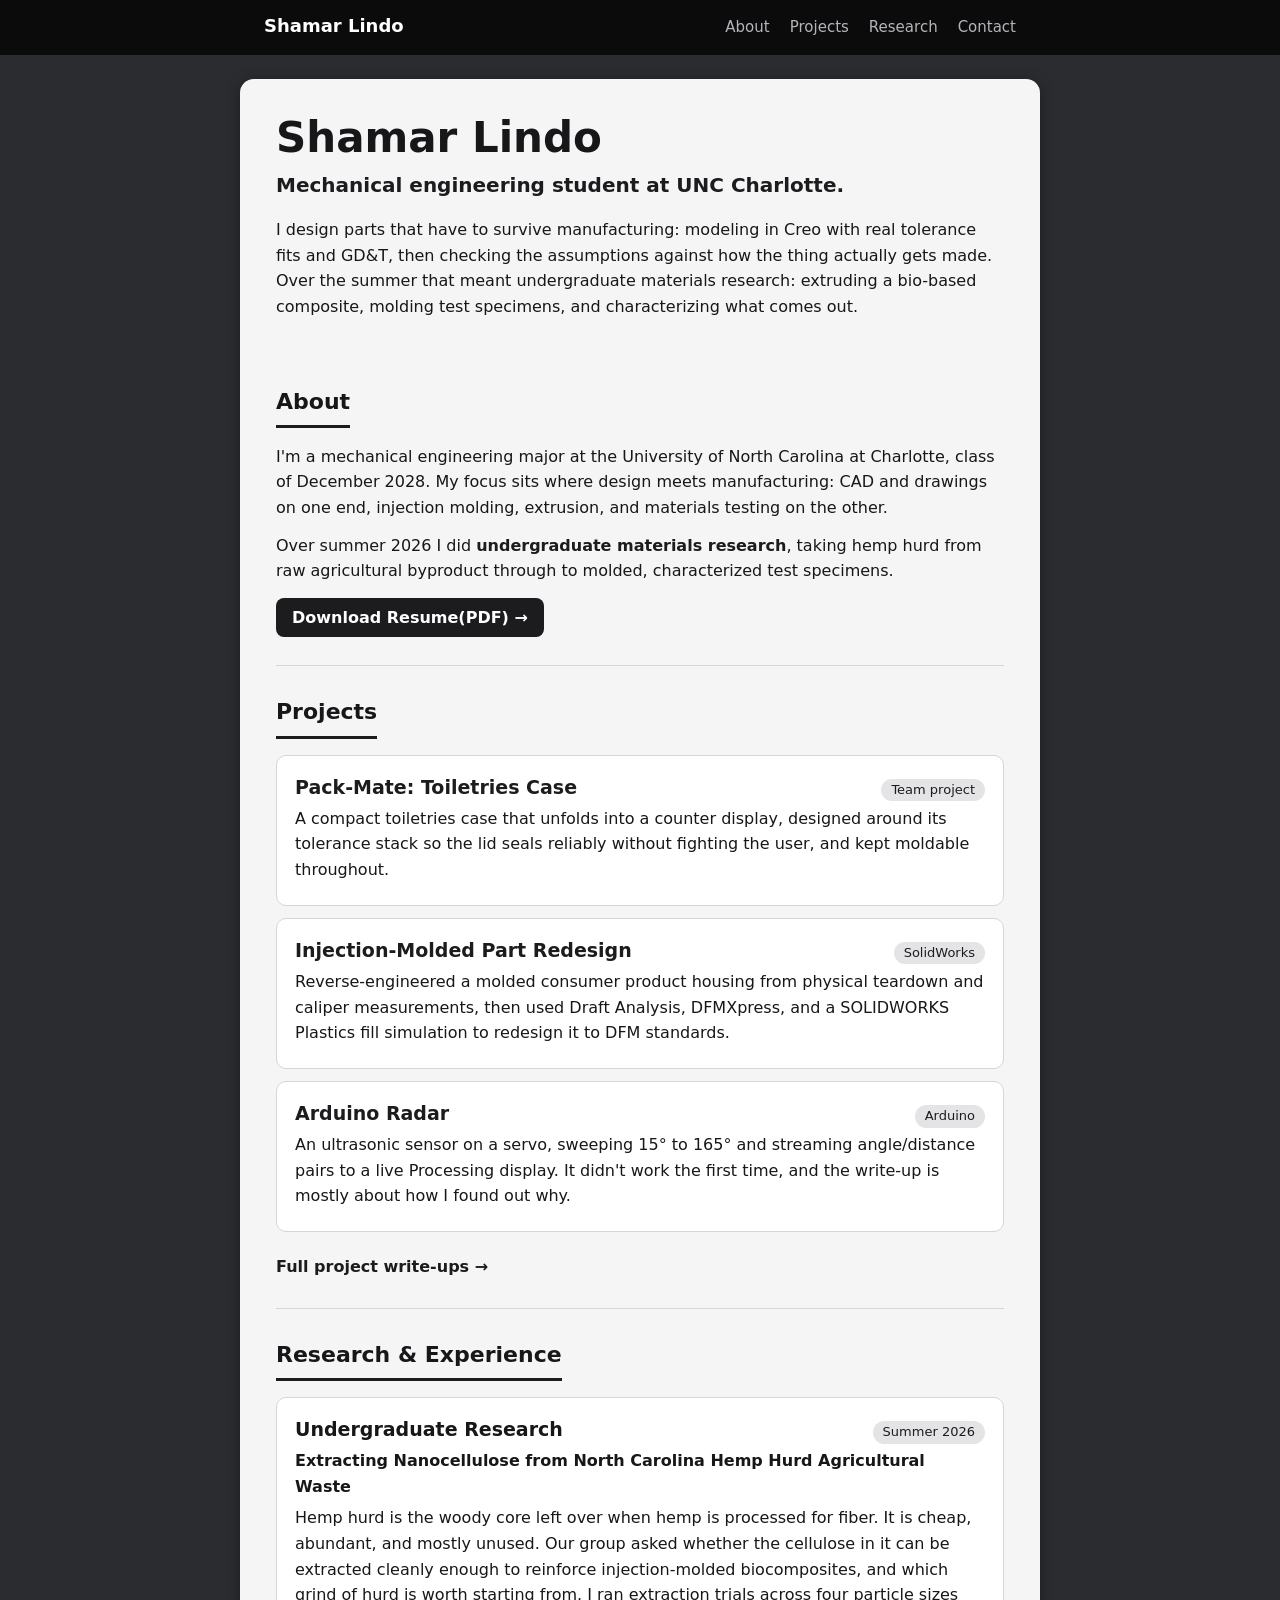
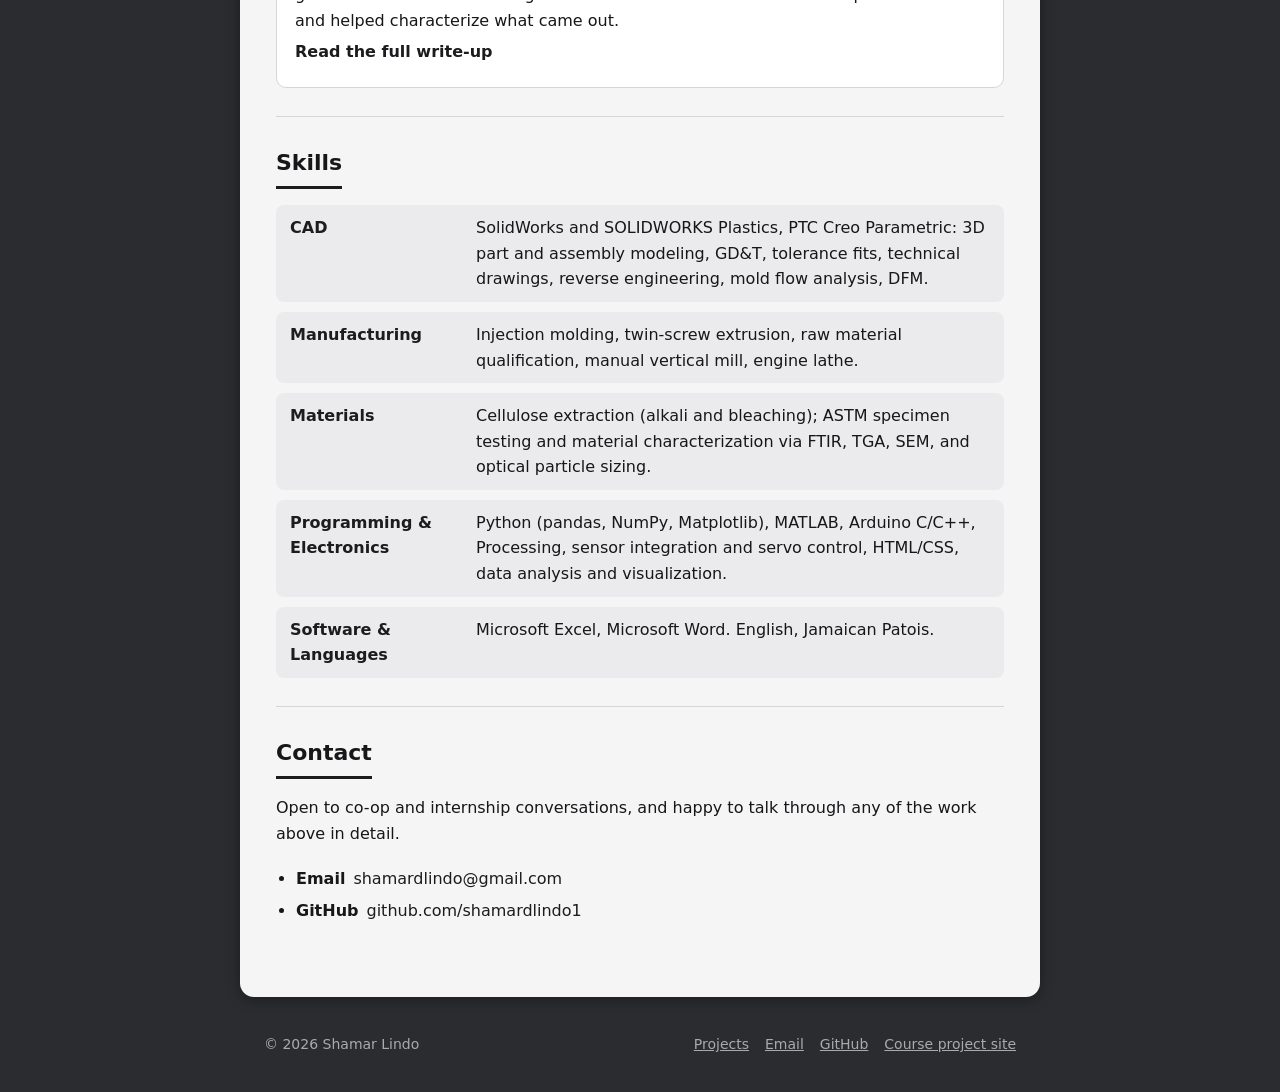
<file: index.html>
<!DOCTYPE html>
<html lang="en">
<head>
<meta charset="utf-8">
<meta name="viewport" content="width=device-width, initial-scale=1">
<title>Shamar Lindo</title>
<meta name="description" content="Shamar Lindo, mechanical engineering student at UNC Charlotte. CAD, manufacturing, and materials research.">
<meta property="og:title" content="Shamar Lindo">
<meta property="og:description" content="Mechanical engineering student at UNC Charlotte. CAD, manufacturing, and materials research.">
<meta property="og:type" content="website">
<meta name="twitter:card" content="summary">
<link rel="icon" href="data:image/svg+xml,<svg xmlns='http://www.w3.org/2000/svg' viewBox='0 0 100 100'><text y='.9em' font-size='90'>⚙️</text></svg>">
<link rel="stylesheet" href="style.css">
</head>
<body>

<nav>
<div class="inner">
<a class="me" href="#top">Shamar Lindo</a>
<a class="link" href="#about">About</a>
<a class="link" href="#projects">Projects</a>
<a class="link" href="#research">Research</a>
<a class="link" href="#contact">Contact</a>
</div>
</nav>

<main id="top">

<header class="hero">
<h1>Shamar Lindo</h1>
<p class="tagline">Mechanical engineering student at UNC&nbsp;Charlotte.</p>
<p>I design parts that have to survive manufacturing: modeling in Creo with real tolerance fits and GD&amp;T, then checking the assumptions against how the thing actually gets made. Over the summer that meant undergraduate materials research: extruding a bio-based composite, molding test specimens, and characterizing what comes out.</p>
</header>

<section id="about">
<h2 class="label">About</h2>
<div class="about-grid">
<div class="prose">
<p>I'm a mechanical engineering major at the University of North Carolina at Charlotte, class of December 2028. My focus sits where design meets manufacturing: CAD and drawings on one end, injection molding, extrusion, and materials testing on the other.</p>
<p>Over summer 2026 I did <a href="#research">undergraduate materials research</a>, taking hemp hurd from raw agricultural byproduct through to molded, characterized test specimens.</p>
<p style="margin-top:14px"><a class="inline-link" href="assets/resume.pdf" target="_blank" rel="noopener">Download Resume(PDF) →</a></p>
</div>
</div>
</section>

<section id="projects">
<h2 class="label">Projects</h2>



<a class="entry" href="projects.html#pack-mate">
<div class="top">
<h3>Pack-Mate: Toiletries Case</h3>
<span class="when">Team project</span>
</div>
<p>A compact toiletries case that unfolds into a counter display, designed around its tolerance stack so the lid seals reliably without fighting the user, and kept moldable throughout.</p>
<div class="tags">
<span class="tag">Tolerance fits</span>
<span class="tag">Design for manufacturing</span>
<span class="tag">Sealing</span>
</div>
</a>

<a class="entry" href="projects.html#injection-molded-part-redesign">
<div class="top">
<h3>Injection-Molded Part Redesign</h3>
<span class="when">SolidWorks</span>
</div>
<p>Reverse-engineered a molded consumer product housing from physical teardown and caliper measurements, then used Draft Analysis, DFMXpress, and a SOLIDWORKS Plastics fill simulation to redesign it to DFM standards.</p>
<div class="tags">
<span class="tag">SOLIDWORKS Plastics</span>
<span class="tag">Mold flow analysis</span>
<span class="tag">DFM</span>
</div>
</a>

<a class="entry" href="projects.html#ultrasonic">
<div class="top">
<h3>Arduino Radar</h3>
<span class="when">Arduino</span>
</div>
<p>An ultrasonic sensor on a servo, sweeping 15&deg; to 165&deg; and streaming angle/distance pairs to a live Processing display. It didn't work the first time, and the write-up is mostly about how I found out why.</p>
<div class="tags">
<span class="tag">Arduino C/C++</span>
<span class="tag">HC-SR04</span>
<span class="tag">Servo control</span>
<span class="tag">Processing</span>
<span class="tag">Debugging</span>
</div>
</a>

<p style="margin-top:22px"><a class="inline-link" href="projects.html">Full project write-ups →</a></p>
</section>

<section id="research">
<h2 class="label">Research &amp; Experience</h2>
<article class="entry">
<div class="top">
<h3>Undergraduate Research</h3>
<span class="when">Summer 2026</span>
</div>
<p style="font-weight:bold">Extracting Nanocellulose from North Carolina Hemp Hurd Agricultural Waste</p>
<p>Hemp hurd is the woody core left over when hemp is processed for fiber. It is cheap, abundant, and mostly unused. Our group asked whether the cellulose in it can be extracted cleanly enough to reinforce injection-molded biocomposites, and which grind of hurd is worth starting from. I ran extraction trials across four particle sizes and helped characterize what came out.</p>
<p><a class="inline-link" href="projects.html#hemp-hurd">Read the full write-up</a></p>
<div class="tags" style="margin-top:12px">
<span class="tag">Alkali &amp; bleaching extraction</span>
<span class="tag">TGA / DTG</span>
<span class="tag">FTIR</span>
<span class="tag">Optical microscopy</span>
<span class="tag">Biocomposites</span>
</div>
</article>
</section>

<section id="skills">
<h2 class="label">Skills</h2>
<dl class="skills">
<div class="row">
<dt>CAD</dt>
<dd>SolidWorks and SOLIDWORKS Plastics, PTC Creo Parametric: 3D part and assembly modeling, GD&amp;T, tolerance fits, technical drawings, reverse engineering, mold flow analysis, DFM.</dd>
</div>
<div class="row">
<dt>Manufacturing</dt>
<dd>Injection molding, twin-screw extrusion, raw material qualification, manual vertical mill, engine lathe.</dd>
</div>
<div class="row">
<dt>Materials</dt>
<dd>Cellulose extraction (alkali and bleaching); ASTM specimen testing and material characterization via FTIR, TGA, SEM, and optical particle sizing.</dd>
</div>
<div class="row">
<dt>Programming &amp; Electronics</dt>
<dd>Python (pandas, NumPy, Matplotlib), MATLAB, Arduino C/C++, Processing, sensor integration and servo control, HTML/CSS, data analysis and visualization.</dd>
</div>
<div class="row">
<dt>Software &amp; Languages</dt>
<dd>Microsoft Excel, Microsoft Word. English, Jamaican Patois.</dd>
</div>
</dl>
</section>

<section id="contact">
<h2 class="label">Contact</h2>
<div class="prose">
<p>Open to co-op and internship conversations, and happy to talk through any of the work above in detail.</p>
</div>
<ul class="contact-list" style="margin-top:20px">
<li><a href="mailto:shamardlindo@gmail.com"><span class="k">Email</span><span class="v">shamardlindo@gmail.com</span></a></li>
<li><a href="https://github.com/shamardlindo1" target="_blank" rel="noopener"><span class="k">GitHub</span><span class="v">github.com/shamardlindo1</span></a></li>
<!-- Add when you have them:
<li><a href="https://www.linkedin.com/in/HANDLE" target="_blank" rel="noopener"><span class="k">LinkedIn</span><span class="v">linkedin.com/in/HANDLE</span></a></li>
<li><a href="resume.pdf" target="_blank" rel="noopener"><span class="k">Résumé</span><span class="v">resume.pdf</span></a></li>
-->
</ul>
</section>

</main>

<footer>
<span>© <span class="yr">2026</span> Shamar Lindo</span>
<span class="spacer"><a href="projects.html">Projects</a></span>
<a href="mailto:shamardlindo@gmail.com">Email</a>
<a href="https://github.com/shamardlindo1">GitHub</a>
<a href="https://webpages.charlotte.edu/ajohn503/Finalproject.html" target="_blank" rel="noopener">Course project site</a>
</footer>

<script>
document.querySelectorAll('.yr').forEach(function (el) { el.textContent = new Date().getFullYear(); });
document.querySelectorAll('.shot img').forEach(function (img) {
img.addEventListener('error', function () {
var d = document.createElement('div');
d.className = 'ph';
d.textContent = 'Image coming soon';
img.replaceWith(d);
});
});

</script>

</body>
</html>
</file>
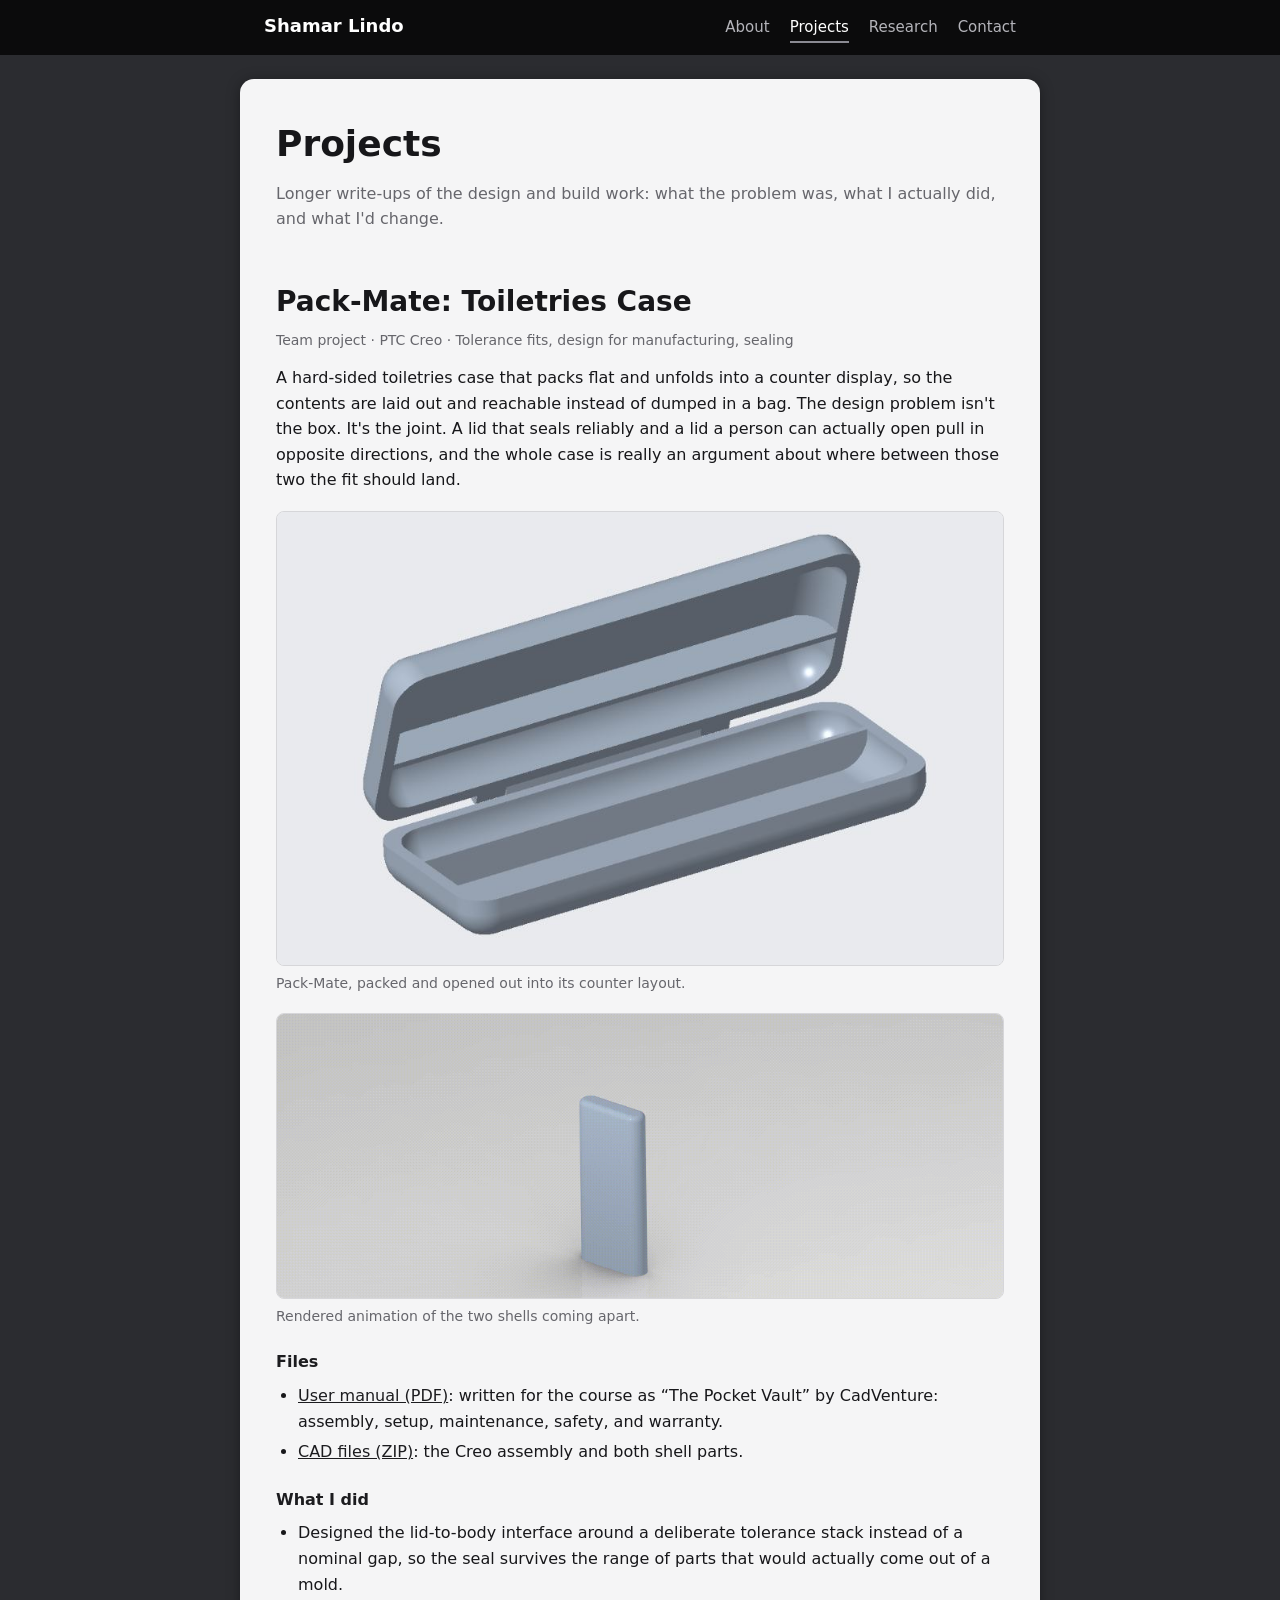
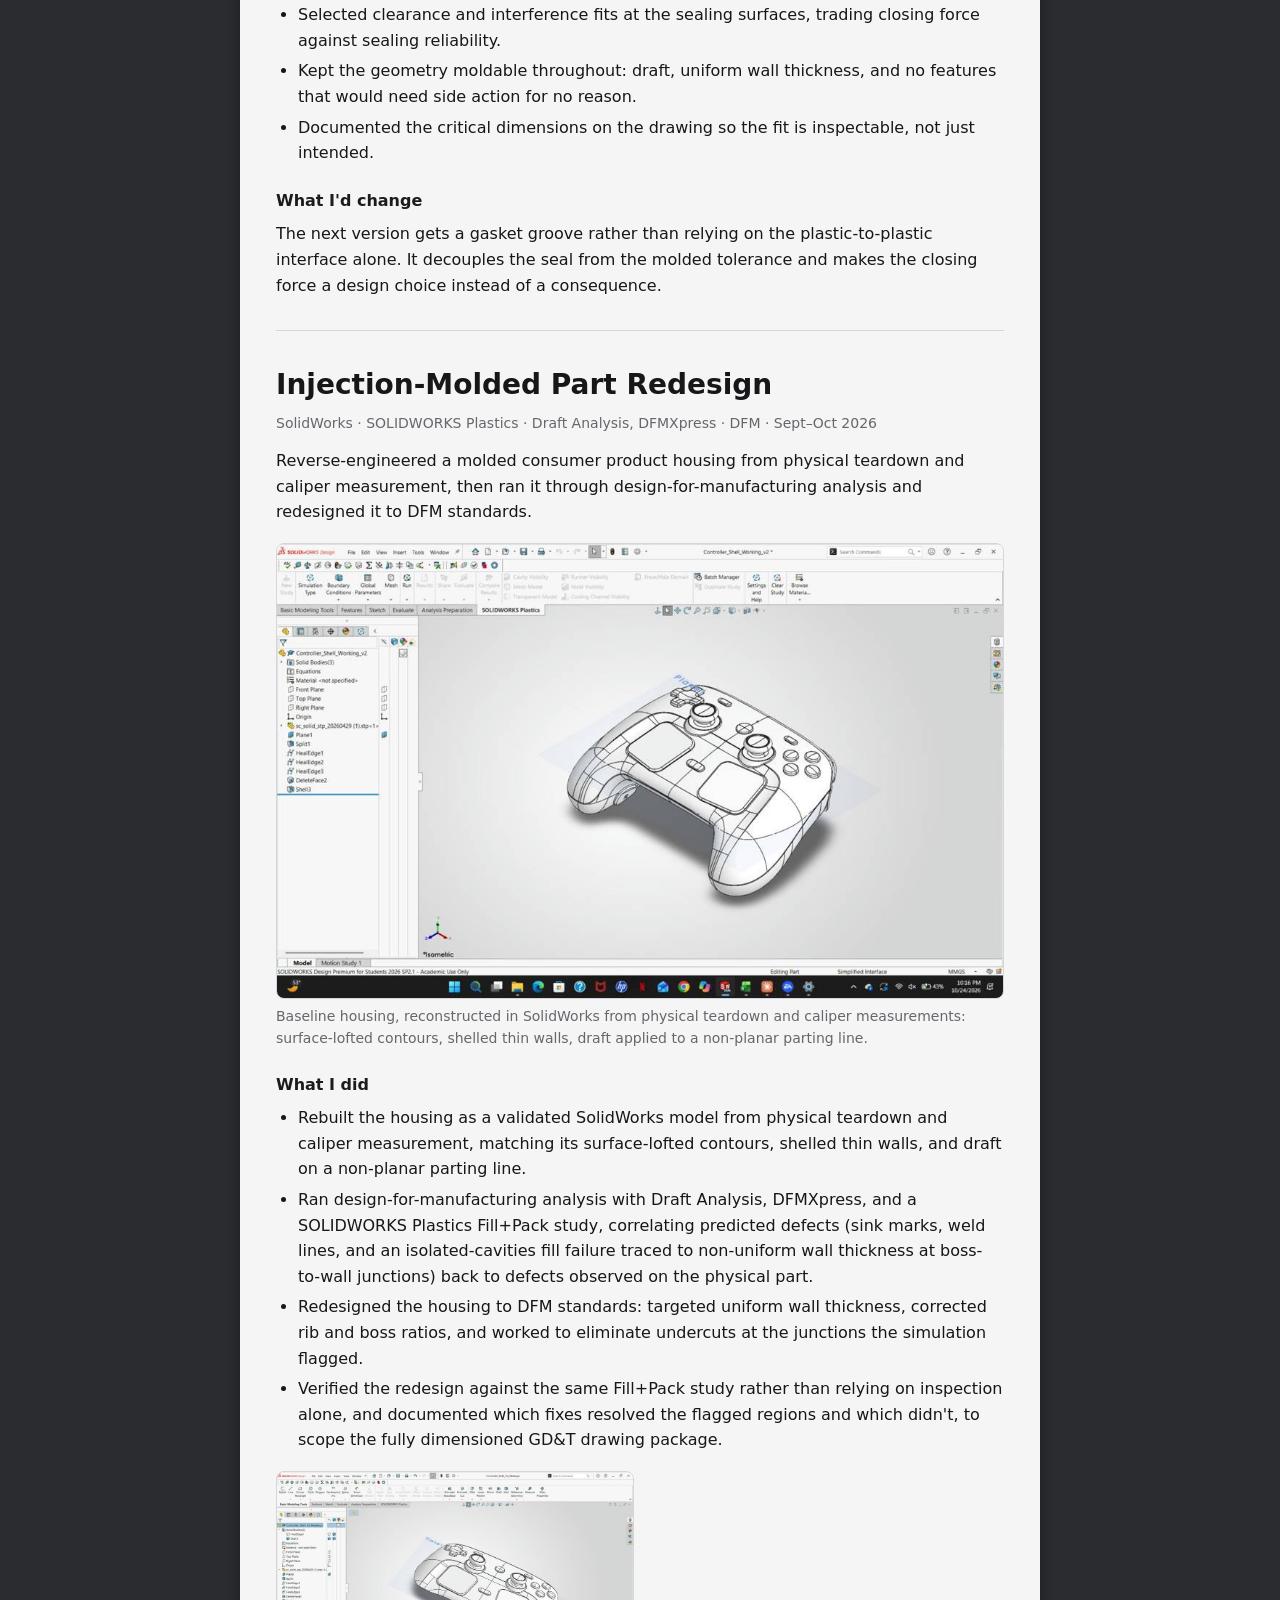
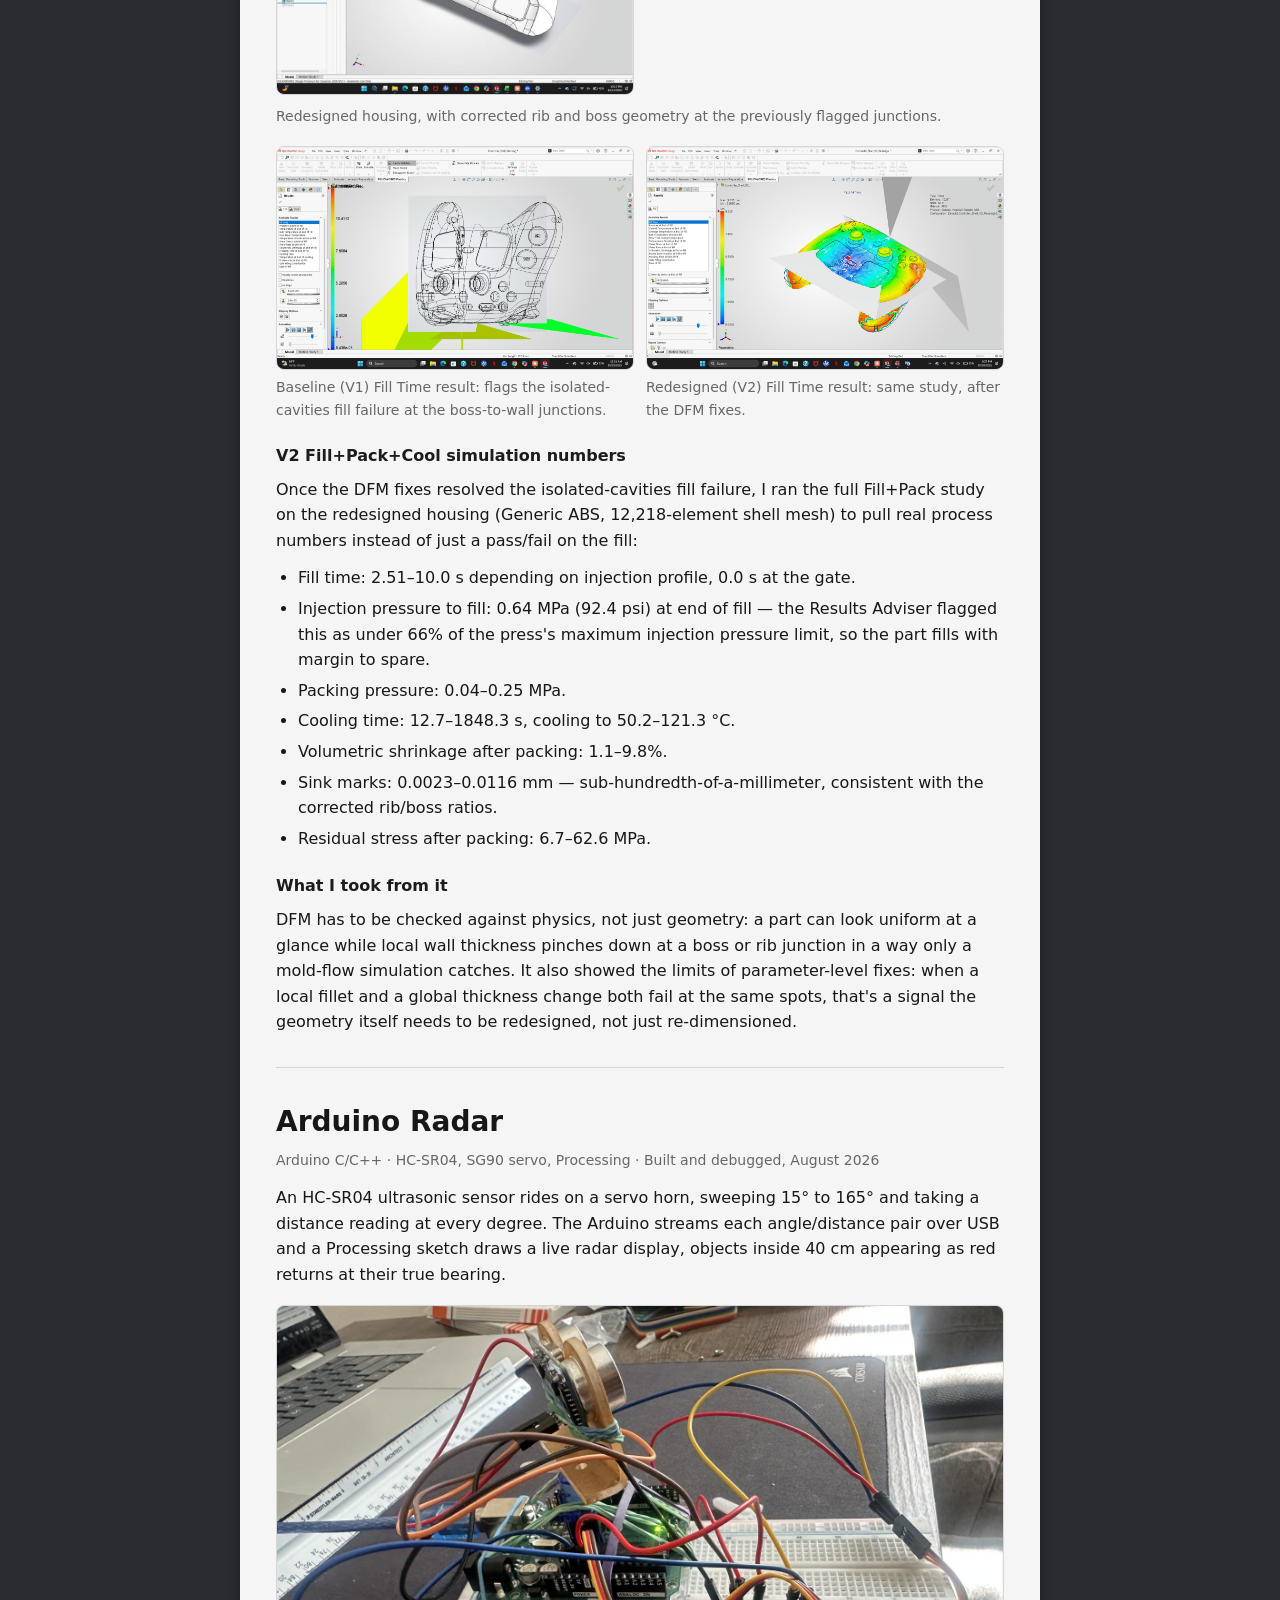
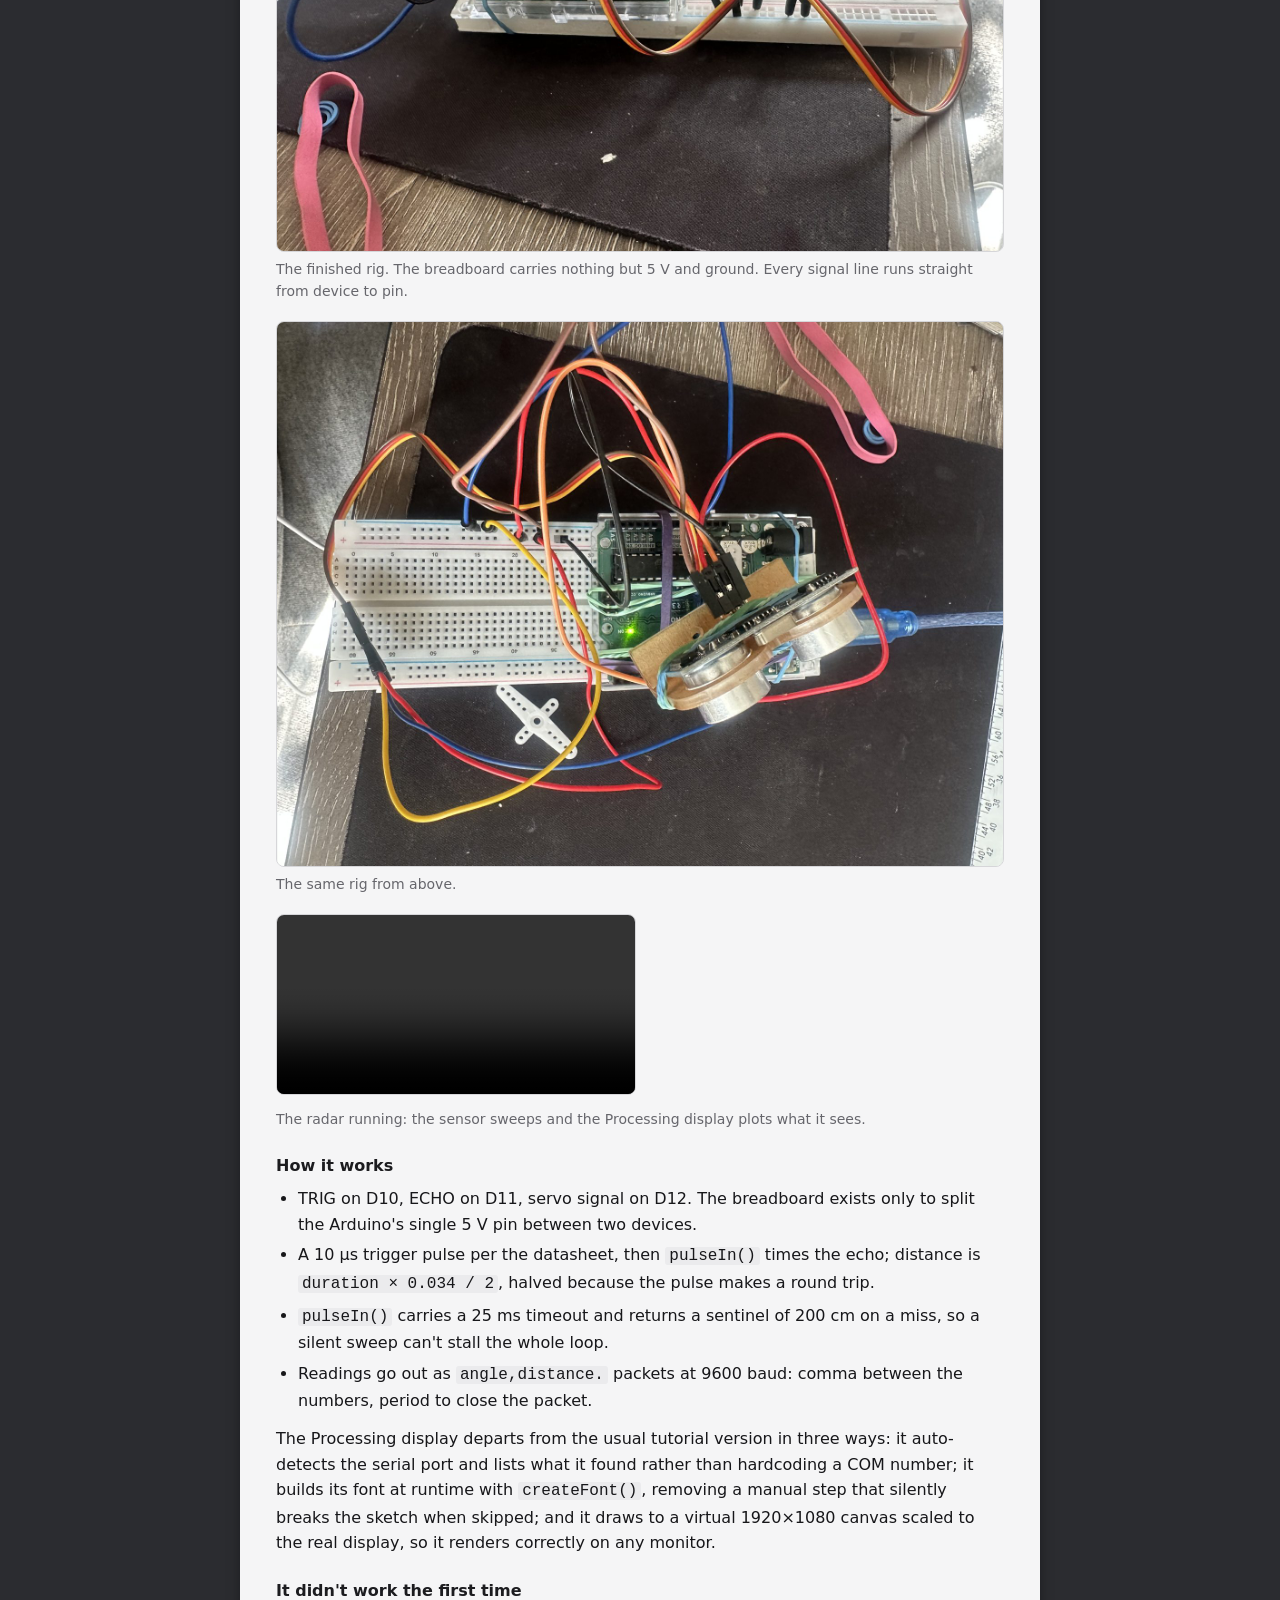
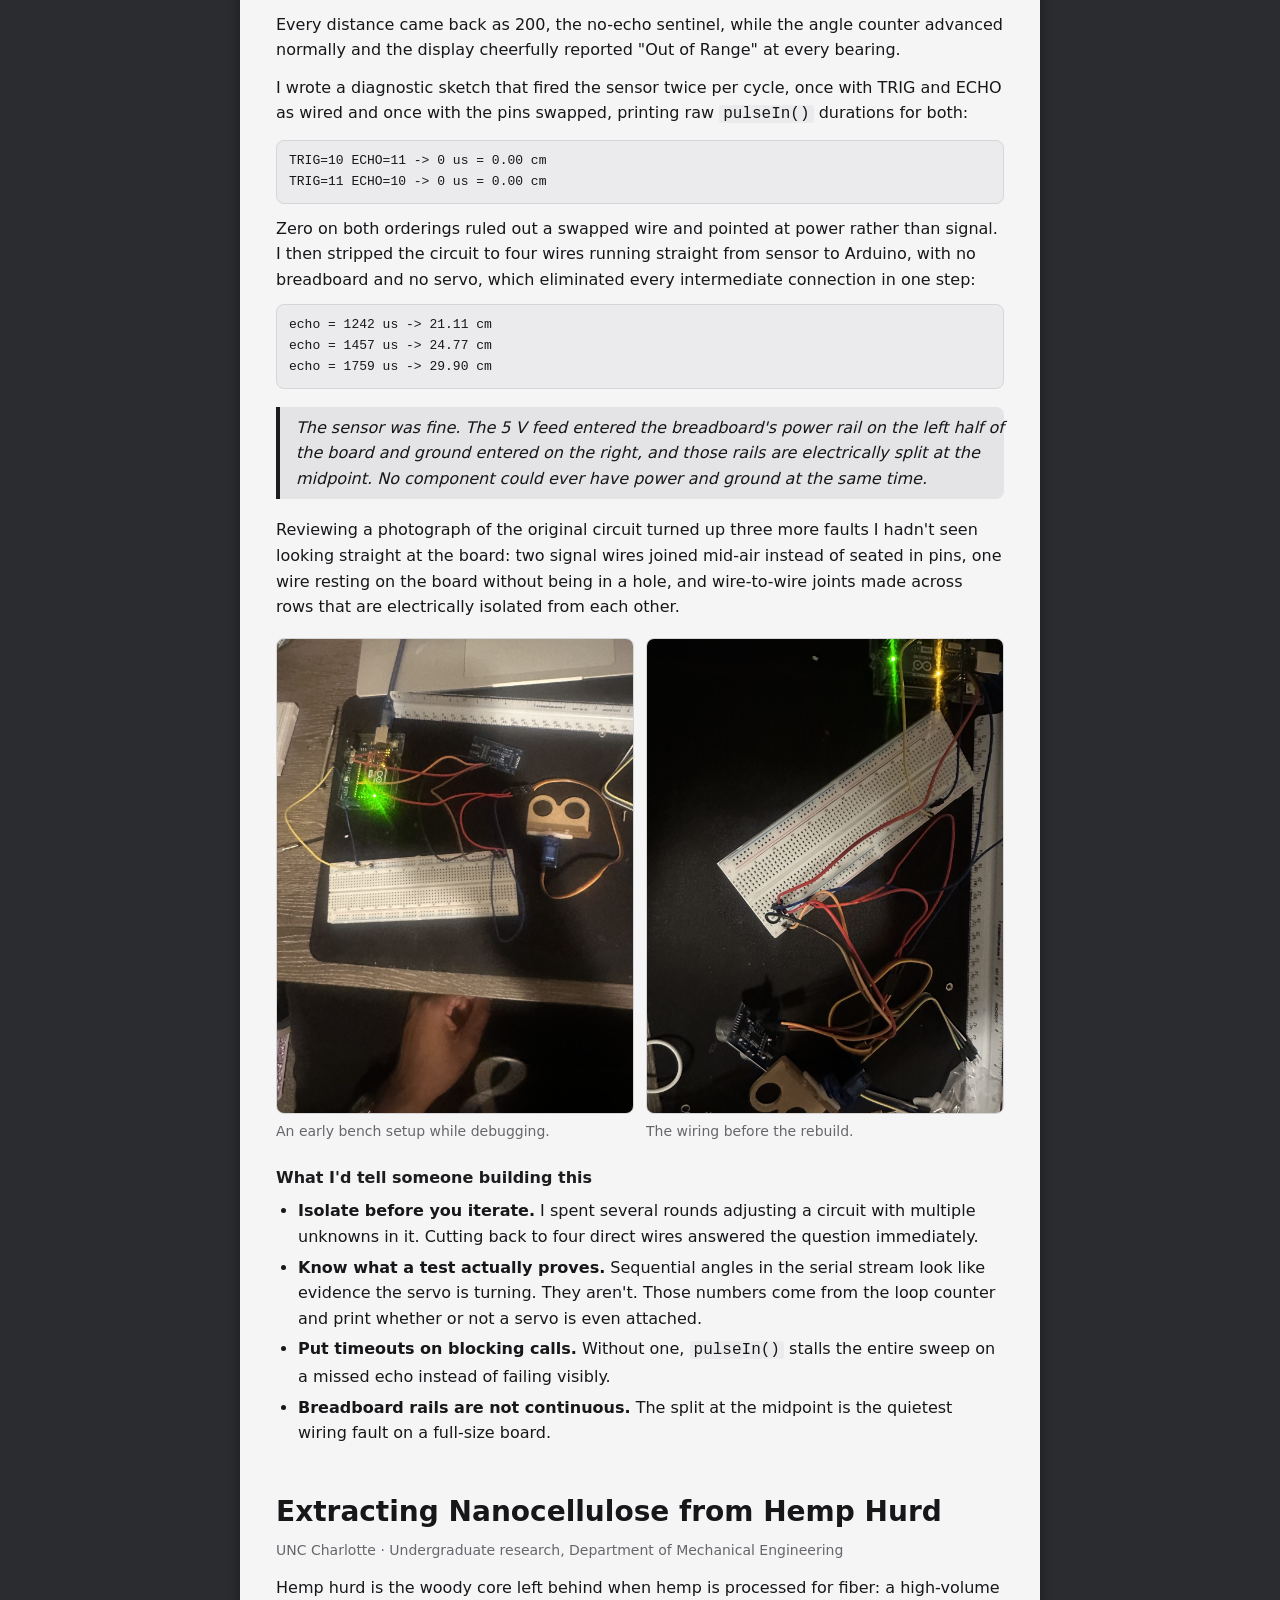
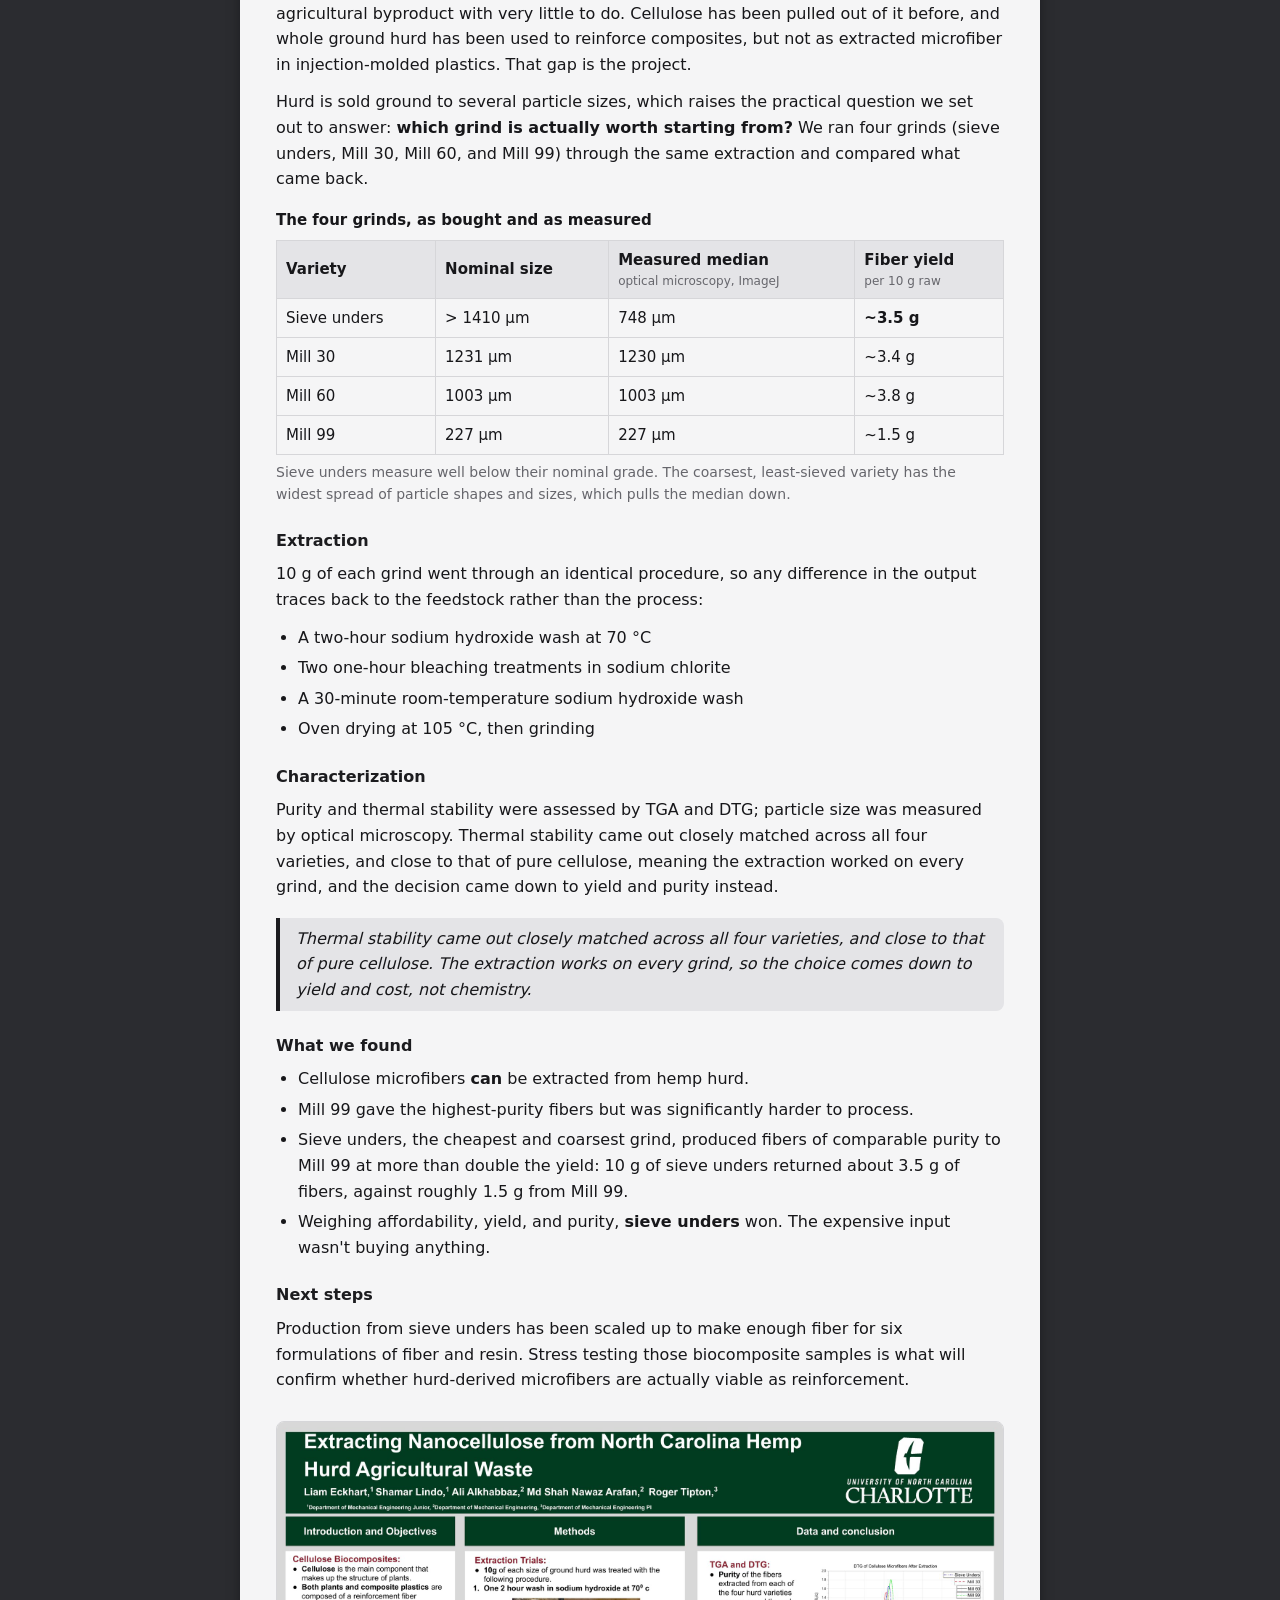
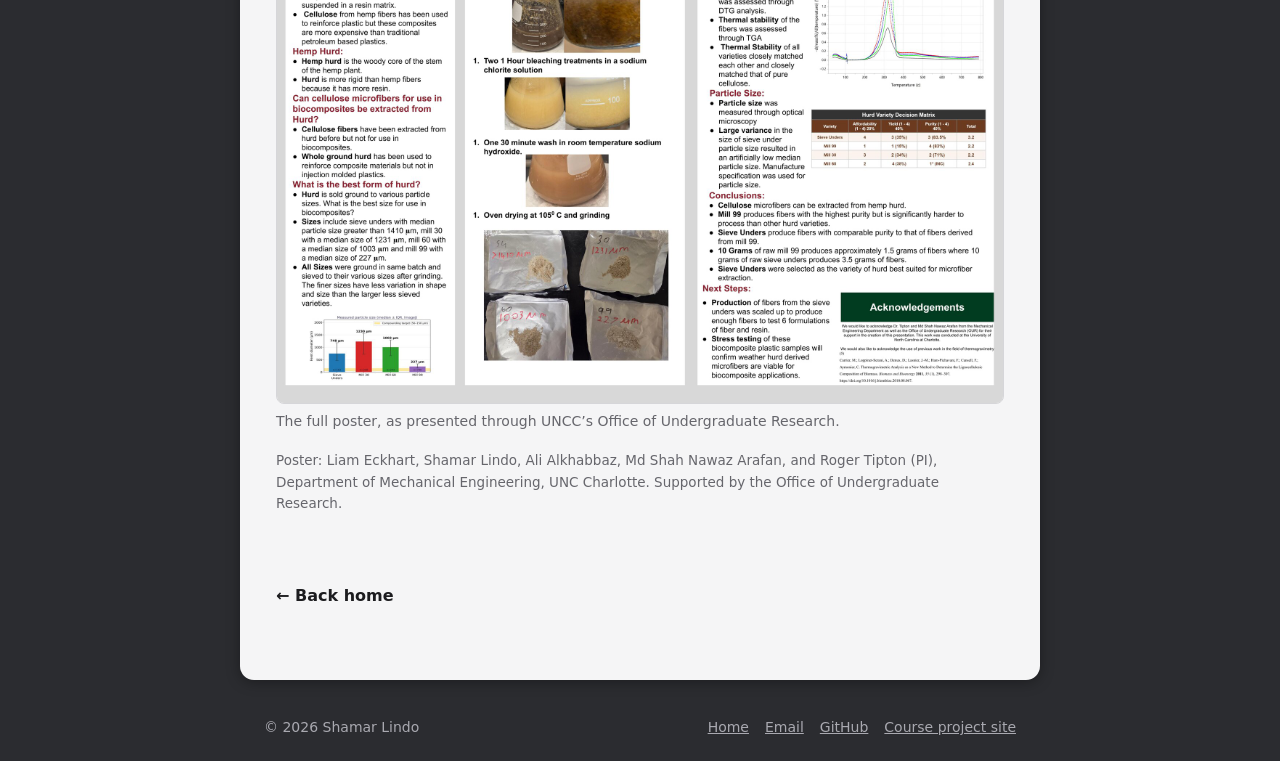
<file: projects.html>
<!DOCTYPE html>
<html lang="en">
<head>
<meta charset="utf-8">
<meta name="viewport" content="width=device-width, initial-scale=1">
<title>Projects | Shamar Lindo</title>
<meta name="description" content="Project write-ups: mechanical design in PTC Creo, embedded electronics, and materials research.">
<meta property="og:title" content="Projects | Shamar Lindo">
<meta property="og:description" content="Mechanical design in PTC Creo, embedded electronics, and materials research.">
<meta name="twitter:card" content="summary">
<link rel="icon" href="data:image/svg+xml,<svg xmlns='http://www.w3.org/2000/svg' viewBox='0 0 100 100'><text y='.9em' font-size='90'>⚙️</text></svg>">
<link rel="stylesheet" href="style.css">
</head>
<body>

<nav>
<div class="inner">
<a class="me" href="index.html">Shamar Lindo</a>
<a class="link" href="index.html#about">About</a>
<a class="link" href="projects.html" aria-current="page">Projects</a>
<a class="link" href="index.html#research">Research</a>
<a class="link" href="index.html#contact">Contact</a>
</div>
</nav>

<main>

<header class="page">
<h1>Projects</h1>
<p>Longer write-ups of the design and build work: what the problem was, what I actually did, and what I'd change.</p>
</header>



<!-- ===================== PACK-MATE ===================== -->
<article class="detail" id="pack-mate">
<h2>Pack-Mate: Toiletries Case</h2>
<p class="meta">Team project · PTC Creo · Tolerance fits, design for manufacturing, sealing</p>

<p>A hard-sided toiletries case that packs flat and unfolds into a counter display, so the contents are laid out and reachable instead of dumped in a bag. The design problem isn't the box. It's the joint. A lid that seals reliably and a lid a person can actually open pull in opposite directions, and the whole case is really an argument about where between those two the fit should land.</p>

<figure class="shot">
<img src="pack-mate.jpg" alt="Pack-Mate toiletries case, packed and unfolded">
<figcaption>Pack-Mate, packed and opened out into its counter layout.</figcaption>
</figure>

<figure class="shot">
<img src="assets/pocket-vault-animation.gif" alt="Rendered animation of the case's two shells separating" loading="lazy">
<figcaption>Rendered animation of the two shells coming apart.</figcaption>
</figure>

<h4>Files</h4>
<ul>
<li><a href="assets/pocket-vault-user-manual.pdf" target="_blank" rel="noopener">User manual (PDF)</a>: written for the course as &ldquo;The Pocket Vault&rdquo; by CadVenture: assembly, setup, maintenance, safety, and warranty.</li>
<li><a href="assets/pocket-vault-cad.zip" download>CAD files (ZIP)</a>: the Creo assembly and both shell parts.</li>
</ul>

<h4>What I did</h4>
<ul>
<li>Designed the lid-to-body interface around a deliberate tolerance stack instead of a nominal gap, so the seal survives the range of parts that would actually come out of a mold.</li>
<li>Selected clearance and interference fits at the sealing surfaces, trading closing force against sealing reliability.</li>
<li>Kept the geometry moldable throughout: draft, uniform wall thickness, and no features that would need side action for no reason.</li>
<li>Documented the critical dimensions on the drawing so the fit is inspectable, not just intended.</li>
</ul>

<h4>What I'd change</h4>
<p>The next version gets a gasket groove rather than relying on the plastic-to-plastic interface alone. It decouples the seal from the molded tolerance and makes the closing force a design choice instead of a consequence.</p>
</article>

<!-- ===================== INJECTION-MOLDED PART REDESIGN ===================== -->
<article class="detail" id="injection-molded-part-redesign">
<h2>Injection-Molded Part Redesign</h2>
<p class="meta">SolidWorks &middot; SOLIDWORKS Plastics &middot; Draft Analysis, DFMXpress &middot; DFM &middot; Sept&ndash;Oct 2026</p>

<p>Reverse-engineered a molded consumer product housing from physical teardown and caliper measurement, then ran it through design-for-manufacturing analysis and redesigned it to DFM standards.</p>

<figure class="shot">
<img src="assets/controller-shell-v1.jpg" alt="Reverse-engineered baseline housing model, isometric CAD view">
<figcaption>Baseline housing, reconstructed in SolidWorks from physical teardown and caliper measurements: surface-lofted contours, shelled thin walls, draft applied to a non-planar parting line.</figcaption>
</figure>

<h4>What I did</h4>
<ul>
<li>Rebuilt the housing as a validated SolidWorks model from physical teardown and caliper measurement, matching its surface-lofted contours, shelled thin walls, and draft on a non-planar parting line.</li>
<li>Ran design-for-manufacturing analysis with Draft Analysis, DFMXpress, and a SOLIDWORKS Plastics Fill+Pack study, correlating predicted defects (sink marks, weld lines, and an isolated-cavities fill failure traced to non-uniform wall thickness at boss-to-wall junctions) back to defects observed on the physical part.</li>
<li>Redesigned the housing to DFM standards: targeted uniform wall thickness, corrected rib and boss ratios, and worked to eliminate undercuts at the junctions the simulation flagged.</li>
<li>Verified the redesign against the same Fill+Pack study rather than relying on inspection alone, and documented which fixes resolved the flagged regions and which didn't, to scope the fully dimensioned GD&amp;T drawing package.</li>
</ul>

<div class="shot shot-row">
<figure class="shot" style="margin:0">
<img src="assets/controller-shell-v2.jpg" alt="Redesigned housing with corrected rib/boss geometry, isometric CAD view">
</figure>
</div>
<p class="meta" style="margin-top:-8px">Redesigned housing, with corrected rib and boss geometry at the previously flagged junctions.</p>
<div class="shot shot-row">
<figure class="shot" style="margin:0">
<img src="assets/controller-shell-v1-fill-results.jpg" alt="SOLIDWORKS Plastics Fill Time result, baseline housing">
<figcaption>Baseline (V1) Fill Time result: flags the isolated-cavities fill failure at the boss-to-wall junctions.</figcaption>
</figure>
<figure class="shot" style="margin:0">
<img src="assets/controller-shell-v2-fill-results.jpg" alt="SOLIDWORKS Plastics Fill Time result, redesigned housing">
<figcaption>Redesigned (V2) Fill Time result: same study, after the DFM fixes.</figcaption>
</figure>
</div>

<h4>V2 Fill+Pack+Cool simulation numbers</h4>
<p>Once the DFM fixes resolved the isolated-cavities fill failure, I ran the full Fill+Pack study on the redesigned housing (Generic ABS, 12,218-element shell mesh) to pull real process numbers instead of just a pass/fail on the fill:</p>
<ul>
<li>Fill time: 2.51&ndash;10.0&nbsp;s depending on injection profile, 0.0&nbsp;s at the gate.</li>
<li>Injection pressure to fill: 0.64&nbsp;MPa (92.4&nbsp;psi) at end of fill &mdash; the Results Adviser flagged this as under 66% of the press's maximum injection pressure limit, so the part fills with margin to spare.</li>
<li>Packing pressure: 0.04&ndash;0.25&nbsp;MPa.</li>
<li>Cooling time: 12.7&ndash;1848.3&nbsp;s, cooling to 50.2&ndash;121.3&nbsp;&deg;C.</li>
<li>Volumetric shrinkage after packing: 1.1&ndash;9.8%.</li>
<li>Sink marks: 0.0023&ndash;0.0116&nbsp;mm &mdash; sub-hundredth-of-a-millimeter, consistent with the corrected rib/boss ratios.</li>
<li>Residual stress after packing: 6.7&ndash;62.6&nbsp;MPa.</li>
</ul>

<h4>What I took from it</h4>
<p>DFM has to be checked against physics, not just geometry: a part can look uniform at a glance while local wall thickness pinches down at a boss or rib junction in a way only a mold-flow simulation catches. It also showed the limits of parameter-level fixes: when a local fillet and a global thickness change both fail at the same spots, that's a signal the geometry itself needs to be redesigned, not just re-dimensioned.</p>
</article>

<!-- ===================== RADAR ===================== -->
<article class="detail" id="ultrasonic">
<h2>Arduino Radar</h2>
<p class="meta">Arduino C/C++ &middot; HC-SR04, SG90 servo, Processing &middot; Built and debugged, August 2026</p>

<p>An HC-SR04 ultrasonic sensor rides on a servo horn, sweeping 15&deg; to 165&deg; and taking a distance reading at every degree. The Arduino streams each angle/distance pair over USB and a Processing sketch draws a live radar display, objects inside 40&nbsp;cm appearing as red returns at their true bearing.</p>

<figure class="shot">
<img src="assets/arduino-radar-rig.jpg" alt="The radar rig: Arduino, breadboard, servo and the ultrasonic sensor in its wooden bracket">
<figcaption>The finished rig. The breadboard carries nothing but 5&nbsp;V and ground. Every signal line runs straight from device to pin.</figcaption>
</figure>

<figure class="shot">
<img src="assets/arduino-radar-top.jpg" alt="Top-down view of the finished radar rig" loading="lazy">
<figcaption>The same rig from above.</figcaption>
</figure>

<figure class="shot">
<video controls preload="metadata" playsinline style="width:100%; max-width:360px">
<source src="assets/arduino-radar-demo.mp4" type="video/mp4">
</video>
<figcaption>The radar running: the sensor sweeps and the Processing display plots what it sees.</figcaption>
</figure>

<h4>How it works</h4>
<ul>
<li>TRIG on D10, ECHO on D11, servo signal on D12. The breadboard exists only to split the Arduino's single 5&nbsp;V pin between two devices.</li>
<li>A 10&nbsp;µs trigger pulse per the datasheet, then <code>pulseIn()</code> times the echo; distance is <code>duration &times; 0.034 / 2</code>, halved because the pulse makes a round trip.</li>
<li><code>pulseIn()</code> carries a 25&nbsp;ms timeout and returns a sentinel of 200&nbsp;cm on a miss, so a silent sweep can't stall the whole loop.</li>
<li>Readings go out as <code>angle,distance.</code> packets at 9600 baud: comma between the numbers, period to close the packet.</li>
</ul>

<p>The Processing display departs from the usual tutorial version in three ways: it auto-detects the serial port and lists what it found rather than hardcoding a COM number; it builds its font at runtime with <code>createFont()</code>, removing a manual step that silently breaks the sketch when skipped; and it draws to a virtual 1920&times;1080 canvas scaled to the real display, so it renders correctly on any monitor.</p>

<h4>It didn't work the first time</h4>
<p>Every distance came back as 200, the no-echo sentinel, while the angle counter advanced normally and the display cheerfully reported "Out of Range" at every bearing.</p>

<p>I wrote a diagnostic sketch that fired the sensor twice per cycle, once with TRIG and ECHO as wired and once with the pins swapped, printing raw <code>pulseIn()</code> durations for both:</p>

<pre class="code">TRIG=10 ECHO=11 -&gt; 0 us = 0.00 cm
TRIG=11 ECHO=10 -&gt; 0 us = 0.00 cm</pre>

<p>Zero on both orderings ruled out a swapped wire and pointed at power rather than signal. I then stripped the circuit to four wires running straight from sensor to Arduino, with no breadboard and no servo, which eliminated every intermediate connection in one step:</p>

<pre class="code">echo = 1242 us -&gt; 21.11 cm
echo = 1457 us -&gt; 24.77 cm
echo = 1759 us -&gt; 29.90 cm</pre>

<blockquote class="pull">The sensor was fine. The 5&nbsp;V feed entered the breadboard's power rail on the left half of the board and ground entered on the right, and those rails are electrically split at the midpoint. No component could ever have power and ground at the same time.</blockquote>

<p>Reviewing a photograph of the original circuit turned up three more faults I hadn't seen looking straight at the board: two signal wires joined mid-air instead of seated in pins, one wire resting on the board without being in a hole, and wire-to-wire joints made across rows that are electrically isolated from each other.</p>

<div class="shot shot-row">
<figure class="shot" style="margin:0">
<img src="assets/arduino-radar-bench.jpg" alt="Early bench setup of the radar during debugging" loading="lazy">
<figcaption>An early bench setup while debugging.</figcaption>
</figure>
<figure class="shot" style="margin:0">
<img src="assets/arduino-radar-wiring.jpg" alt="Breadboard wiring from an earlier build of the radar" loading="lazy">
<figcaption>The wiring before the rebuild.</figcaption>
</figure>
</div>

<h4>What I'd tell someone building this</h4>
<ul>
<li><strong>Isolate before you iterate.</strong> I spent several rounds adjusting a circuit with multiple unknowns in it. Cutting back to four direct wires answered the question immediately.</li>
<li><strong>Know what a test actually proves.</strong> Sequential angles in the serial stream look like evidence the servo is turning. They aren't. Those numbers come from the loop counter and print whether or not a servo is even attached.</li>
<li><strong>Put timeouts on blocking calls.</strong> Without one, <code>pulseIn()</code> stalls the entire sweep on a missed echo instead of failing visibly.</li>
<li><strong>Breadboard rails are not continuous.</strong> The split at the midpoint is the quietest wiring fault on a full-size board.</li>
</ul>


<!-- ===================== RESEARCH ===================== -->
<article class="detail" id="hemp-hurd">
<h2>Extracting Nanocellulose from Hemp Hurd</h2>
<p class="meta">UNC Charlotte · Undergraduate research, Department of Mechanical Engineering</p>

<p>Hemp hurd is the woody core left behind when hemp is processed for fiber: a high-volume agricultural byproduct with very little to do. Cellulose has been pulled out of it before, and whole ground hurd has been used to reinforce composites, but not as extracted microfiber in injection-molded plastics. That gap is the project.</p>

<p>Hurd is sold ground to several particle sizes, which raises the practical question we set out to answer: <strong>which grind is actually worth starting from?</strong> We ran four grinds (sieve unders, Mill 30, Mill 60, and Mill 99) through the same extraction and compared what came back.</p>

<table class="data">
<caption>The four grinds, as bought and as measured</caption>
<thead>
<tr><th>Variety</th><th>Nominal size</th><th>Measured median<span class="note">optical microscopy, ImageJ</span></th><th>Fiber yield<span class="note">per 10&nbsp;g raw</span></th></tr>
</thead>
<tbody>
<tr><td>Sieve unders</td><td>&gt; 1410&nbsp;µm</td><td>748&nbsp;µm</td><td><strong>~3.5&nbsp;g</strong></td></tr>
<tr><td>Mill 30</td><td>1231&nbsp;µm</td><td>1230&nbsp;µm</td><td>~3.4&nbsp;g</td></tr>
<tr><td>Mill 60</td><td>1003&nbsp;µm</td><td>1003&nbsp;µm</td><td>~3.8&nbsp;g</td></tr>
<tr><td>Mill 99</td><td>227&nbsp;µm</td><td>227&nbsp;µm</td><td>~1.5&nbsp;g</td></tr>
</tbody>
</table>
<p class="fignote">Sieve unders measure well below their nominal grade. The coarsest, least-sieved variety has the widest spread of particle shapes and sizes, which pulls the median down.</p>

<h4>Extraction</h4>
<p>10&nbsp;g of each grind went through an identical procedure, so any difference in the output traces back to the feedstock rather than the process:</p>
<ul>
<li>A two-hour sodium hydroxide wash at 70&nbsp;°C</li>
<li>Two one-hour bleaching treatments in sodium chlorite</li>
<li>A 30-minute room-temperature sodium hydroxide wash</li>
<li>Oven drying at 105&nbsp;°C, then grinding</li>
</ul>

<h4>Characterization</h4>
<p>Purity and thermal stability were assessed by TGA and DTG; particle size was measured by optical microscopy. Thermal stability came out closely matched across all four varieties, and close to that of pure cellulose, meaning the extraction worked on every grind, and the decision came down to yield and purity instead.</p>

<blockquote class="pull">Thermal stability came out closely matched across all four varieties, and close to that of pure cellulose. The extraction works on every grind, so the choice comes down to yield and cost, not chemistry.</blockquote>

<h4>What we found</h4>
<ul>
<li>Cellulose microfibers <strong>can</strong> be extracted from hemp hurd.</li>
<li>Mill 99 gave the highest-purity fibers but was significantly harder to process.</li>
<li>Sieve unders, the cheapest and coarsest grind, produced fibers of comparable purity to Mill 99 at more than double the yield: 10&nbsp;g of sieve unders returned about 3.5&nbsp;g of fibers, against roughly 1.5&nbsp;g from Mill 99.</li>
<li>Weighing affordability, yield, and purity, <strong>sieve unders</strong> won. The expensive input wasn't buying anything.</li>
</ul>

<h4>Next steps</h4>
<p>Production from sieve unders has been scaled up to make enough fiber for six formulations of fiber and resin. Stress testing those biocomposite samples is what will confirm whether hurd-derived microfibers are actually viable as reinforcement.</p>

<figure class="shot" style="margin-top:28px">
<img src="assets/hemp-hurd-poster.jpg" alt="Research poster: Extracting Nanocellulose from North Carolina Hemp Hurd Agricultural Waste">
<figcaption>The full poster, as presented through UNCC’s Office of Undergraduate Research.</figcaption>
</figure>
<p style="font-size:13.5px; color:var(--muted); margin-top:10px">Poster: Liam Eckhart, Shamar Lindo, Ali Alkhabbaz, Md Shah Nawaz Arafan, and Roger Tipton (PI), Department of Mechanical Engineering, UNC Charlotte. Supported by the Office of Undergraduate Research.</p>
</article>

<p style="margin-top:36px"><a class="inline-link" href="index.html">← Back home</a></p>

</main>

<footer>
<span>© <span class="yr">2026</span> Shamar Lindo</span>
<span class="spacer"><a href="index.html">Home</a></span>
<a href="mailto:shamardlindo@gmail.com">Email</a>
<a href="https://github.com/shamardlindo1">GitHub</a>
<a href="https://webpages.charlotte.edu/ajohn503/Finalproject.html" target="_blank" rel="noopener">Course project site</a>
</footer>

<script>
document.querySelectorAll('.yr').forEach(function (el) { el.textContent = new Date().getFullYear(); });
document.querySelectorAll('.shot img').forEach(function (img) {
img.addEventListener('error', function () {
var d = document.createElement('div');
d.className = 'ph';
d.textContent = 'Image coming soon';
img.replaceWith(d);
});
});

</script>

</body>
</html>
</file>
<file: style.css>
/* shamarlindo.so - simple styles */

:root {
  --bg: #2b2c30;
  --card: #f5f5f6;
  --fg: #17171a;
  --muted: #66666c;
  --rule: #d6d6d9;
  --accent: #1c1c1f;
  --accent-soft: #e4e4e7;
  --nav: #0b0b0c;
  --ph-bg: #ebebed;
  --sans: system-ui, -apple-system, "Segoe UI", Roboto, Helvetica, Arial, sans-serif;
}

* { box-sizing: border-box; }
html { scroll-behavior: smooth; }
body {
  margin: 0;
  background: var(--bg);
  color: var(--fg);
  font-family: var(--sans);
  font-size: 16px;
  line-height: 1.6;
}
a { color: var(--accent); }
img { max-width: 100%; display: block; }

/* nav */
nav { background: var(--nav); position: sticky; top: 0; z-index: 10; }
nav .inner {
  max-width: 800px;
  margin: 0 auto;
  padding: 12px 24px;
  display: flex;
  flex-wrap: wrap;
  gap: 4px 20px;
  align-items: baseline;
}
nav .me { font-weight: bold; font-size: 18px; margin-right: auto; color: #ffffff; text-decoration: none; }
nav a.link { font-size: 15px; color: #b4b4ba; text-decoration: none; padding-bottom: 2px; border-bottom: 2px solid transparent; }
nav a.link:hover { color: #ffffff; border-bottom-color: #8a8a92; }
nav a.link[aria-current="page"] { color: #ffffff; border-bottom-color: #8a8a92; }

/* layout: white card on a light background */
main {
  max-width: 800px;
  margin: 24px auto 28px;
  padding: 0 36px 40px;
  background: var(--card);
  border-radius: 14px;
  box-shadow: 0 2px 14px rgba(0, 0, 0, 0.35);
}
section { padding: 28px 0; border-top: 1px solid var(--rule); scroll-margin-top: 70px; }
section:first-of-type { border-top: 0; }

h2.label {
  font-size: 22px;
  margin: 0 0 16px;
  padding-bottom: 6px;
  border-bottom: 3px solid var(--accent);
  display: inline-block;
}

/* hero */
header.hero { padding: 36px 0 24px; }
header.hero h1 { font-size: 42px; line-height: 1.1; margin: 0 0 8px; }
header.hero .tagline { font-size: 20px; color: var(--accent); font-weight: 600; margin: 0 0 16px; }
header.hero p { margin: 0 0 12px; }
.status {
  display: inline-flex;
  align-items: center;
  gap: 8px;
  margin-top: 6px;
  padding: 6px 14px;
  font-size: 15px;
  color: #2e2e33;
  background: #e0e0e3;
  border-radius: 8px;
}
.status .dot { width: 8px; height: 8px; border-radius: 50%; background: #2e2e33; }

header.page { padding: 36px 0 16px; }
header.page h1 { font-size: 36px; margin: 0 0 8px; }
header.page p { color: var(--muted); margin: 0; }

p { margin: 0 0 12px; }
p:last-child { margin-bottom: 0; }

/* about */
.about-grid { display: grid; grid-template-columns: 1fr; gap: 24px; align-items: start; }
@media (max-width: 560px) { .about-grid { grid-template-columns: 1fr; } }
.portrait {
  width: 130px;
  aspect-ratio: 1;
  border-radius: 50%;
  overflow: hidden;
  background: var(--accent-soft);
  border: 3px solid var(--accent);
  display: grid;
  place-items: center;
}
.portrait img { width: 100%; height: 100%; object-fit: cover; }
.portrait .monogram { font-size: 32px; color: var(--accent); font-weight: bold; }

.prose a, .inline-link { font-weight: 600; text-decoration: none; }
.prose a:hover, .inline-link:hover { text-decoration: underline; }
.inline-link[href$=".pdf"] {
  display: inline-block;
  padding: 7px 16px;
  background: var(--accent);
  color: #ffffff;
  border-radius: 8px;
}
.inline-link[href$=".pdf"]:hover { background: #44444a; text-decoration: none; }

/* entries */
.entry {
  display: block;
  color: var(--fg);
  text-decoration: none;
  padding: 16px 18px;
  margin-bottom: 12px;
  border: 1px solid var(--rule);
  border-radius: 10px;
  background: #ffffff;
}
.entry:last-child { margin-bottom: 0; }
a.entry { transition: box-shadow .15s ease, border-color .15s ease; }
a.entry:hover { border-color: var(--accent); box-shadow: 0 3px 12px rgba(0, 0, 0, 0.18); }
a.entry h3 { color: var(--accent); }
.entry .top { display: flex; flex-wrap: wrap; gap: 4px 12px; align-items: baseline; margin-bottom: 4px; }
.entry h3 { font-size: 19px; margin: 0; }
.entry .when {
  margin-left: auto;
  font-size: 13px;
  color: var(--accent);
  background: var(--accent-soft);
  padding: 1px 10px;
  border-radius: 999px;
}
.entry p { color: var(--fg); margin: 0 0 6px; }
.tags { display: none; }

/* project detail */
.detail { padding: 32px 0; border-top: 1px solid var(--rule); scroll-margin-top: 70px; }
.detail:first-of-type { border-top: 0; }
.detail h2 { font-size: 28px; margin: 0 0 4px; }
.detail .meta { font-size: 14px; color: var(--muted); margin: 0 0 14px; }
.detail h4 { font-size: 16px; color: var(--accent); margin: 22px 0 8px; }
.detail ul { margin: 0 0 12px; padding-left: 22px; }
.detail li { margin-bottom: 5px; }

.shot { margin: 18px 0; }
.shot .ph { aspect-ratio: 16 / 10; background: var(--ph-bg); border: 1px dashed var(--rule); border-radius: 8px; display: grid; place-items: center; text-align: center; padding: 16px; color: var(--muted); font-size: 14px; }
.shot img, .shot video { border: 1px solid var(--rule); border-radius: 8px; }
.shot figcaption { margin-top: 6px; font-size: 14px; color: var(--muted); }
.shot-row { display: grid; grid-template-columns: 1fr 1fr; gap: 12px; }
@media (max-width: 560px) { .shot-row { grid-template-columns: 1fr; } }

/* skills */
.skills { display: grid; gap: 10px; margin: 0; }
.skills .row { display: grid; grid-template-columns: 170px 1fr; gap: 4px 16px; padding: 10px 14px; background: var(--ph-bg); border-radius: 8px; }
.skills dt { font-weight: bold; color: var(--accent); }
.skills dd { margin: 0; }
@media (max-width: 560px) { .skills .row { grid-template-columns: 1fr; } }

/* contact */
.contact-list { margin: 0; padding-left: 20px; }
.contact-list li { margin-bottom: 6px; }
.contact-list a { text-decoration: none; }
.contact-list .k { font-weight: bold; margin-right: 8px; color: var(--fg); }
.contact-list .v { color: var(--accent); }
.contact-list a:hover .v { text-decoration: underline; }

/* footer */
footer {
  max-width: 800px;
  margin: 0 auto;
  padding: 8px 24px 36px;
  font-size: 14px;
  color: #a9a9b0;
  display: flex;
  flex-wrap: wrap;
  gap: 6px 16px;
}
footer a { color: #a9a9b0; }
footer a:hover { color: #ffffff; }
footer .spacer { margin-left: auto; }

/* 404 */
.center-page { min-height: 60vh; display: grid; place-items: center; text-align: center; }
.center-page h1 { font-size: 60px; margin: 0 0 8px; color: var(--accent); }

/* data table */
table.data { width: 100%; border-collapse: collapse; margin: 16px 0 6px; font-size: 15px; }
table.data caption { text-align: left; font-weight: bold; padding-bottom: 8px; }
table.data th { text-align: left; border: 1px solid var(--rule); background: var(--accent-soft); padding: 7px 9px; }
table.data th .note { display: block; font-weight: normal; font-size: 12px; color: var(--muted); }
table.data td { padding: 7px 9px; border: 1px solid var(--rule); }
.fignote { font-size: 14px; color: var(--muted); }

blockquote.pull { margin: 18px 0; padding: 8px 0 8px 16px; border-left: 4px solid var(--accent); background: var(--accent-soft); font-style: italic; border-radius: 0 8px 8px 0; }

pre.code { background: var(--ph-bg); border: 1px solid var(--rule); border-radius: 8px; padding: 10px 12px; overflow-x: auto; font-size: 13px; margin: 12px 0; }
code { background: var(--ph-bg); padding: 0 4px; border-radius: 3px; }
pre.code code { background: none; padding: 0; }
</file>
